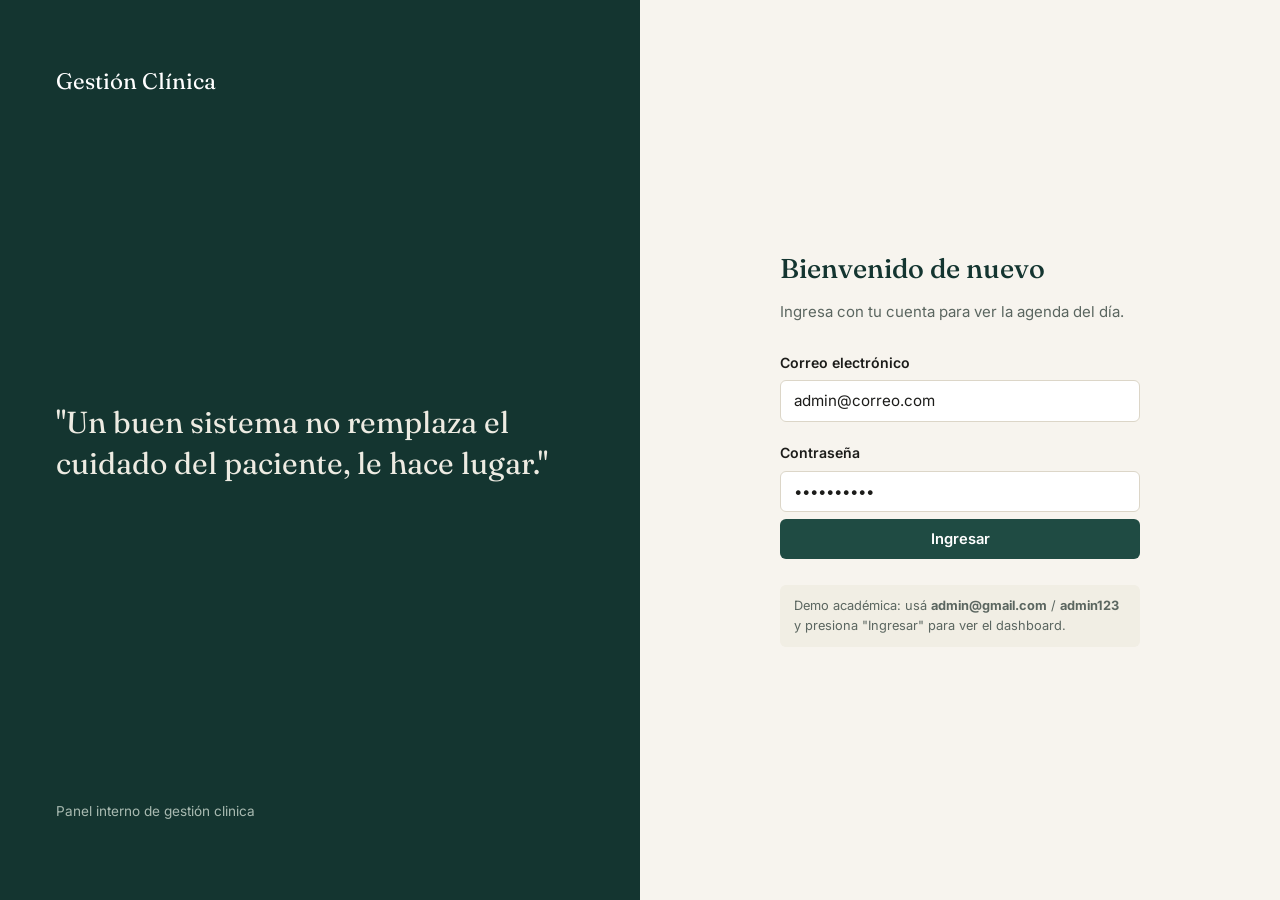
<file: index.html>
<!doctype html>
<html lang="en">
  <head>
    <meta charset="UTF-8" />
    <meta name="viewport" content="width=device-width, initial-scale=1.0" />
    <title>Clinica - Login</title>
    <link rel="stylesheet" href="css/styles.css">

  </head>
  <body>
    <div class="login-pantalla">
      <section class="login-panel-editorial">
        <div class="marca">Gestión Clínica</div>
        <p class="cita">
          "Un buen sistema no remplaza el cuidado del paciente, le hace lugar."
        </p>
        <p class="firma">Panel interno de gestión clinica</p>
      </section>

      <section class="login-panel-formulario">
        <div class="login-caja">
          <h1>Bienvenido de nuevo</h1>
          <p>Ingresa con tu cuenta para ver la agenda del día.</p>

          <form class="formulario" action="dashboard.html" method="">
            <div class="campo">
              <label for="correo">Correo electrónico</label>
              <input
                type="email"
                id="correo"
                name="correo"
                placeholder="nombre@correo.com"
                value="admin@correo.com"
                required
              />
            </div>
            <div class="campo">
              <label for="clave">Contraseña</label>
              <input
                type="password"
                id="clave"
                name="clave"
                placeholder="••••••••"
                value="vitalis123"
                required
              />
              <button
                type="submit"
                class="boton boton-primario"
                style="width: 100%"
              >
                Ingresar
              </button>
            </div>
          </form>
          <div class="nota-credenciales">
            Demo académica: usá <strong>admin@gmail.com</strong> /
            <strong>admin123</strong>
            y presiona "Ingresar" para ver el dashboard.
          </div>
        </div>
      </section>
    </div>
  </body>
</html>
</file>
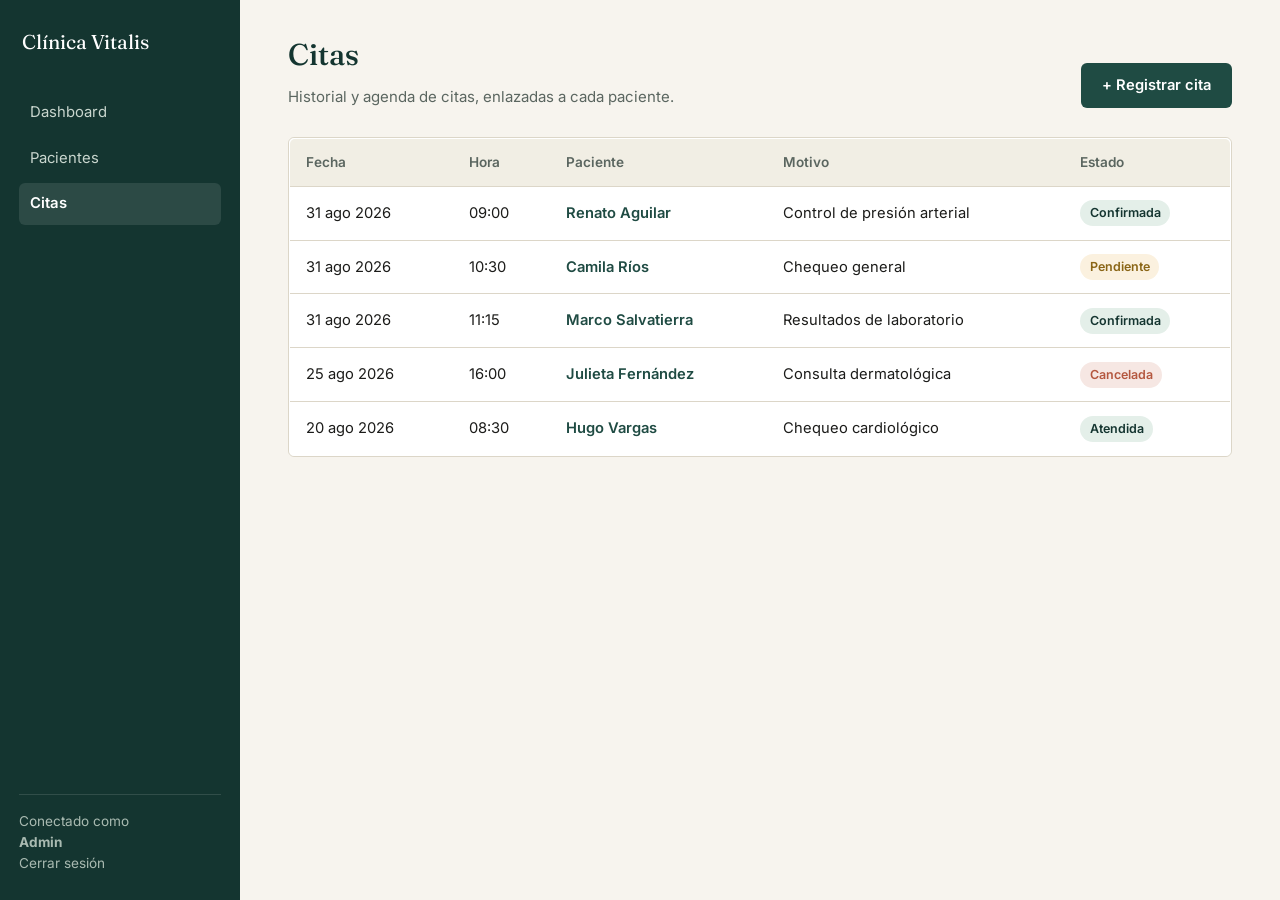
<file: citas.html>
<!DOCTYPE html>
<html lang="es">
<head>
  <meta charset="UTF-8">
  <meta name="viewport" content="width=device-width, initial-scale=1.0">
  <title>Citas — Clínica</title>
  <link rel="stylesheet" href="css/styles.css">
</head>
<body>

  <div class="app">

    <aside class="sidebar">
      <div class="marca">Clínica Vitalis</div>
      <nav>
        <a href="dashboard.html">Dashboard</a>
        <a href="pacientes.html">Pacientes</a>
        <a href="citas.html" class="activo">Citas</a>
      </nav>
      <div class="usuario">
        Conectado como<br><strong>Admin</strong><br>
        <a href="index.html">Cerrar sesión</a>
      </div>
    </aside>

    <main class="contenido">
      <div class="encabezado-pagina">
        <div>
          <h1>Citas</h1>
          <p>Historial y agenda de citas, enlazadas a cada paciente.</p>
        </div>
        <a href="registrar-cita.html" class="boton boton-primario">+ Registrar cita</a>
      </div>

      <div class="tarjeta" style="padding:0;">
        <table>
          <thead>
            <tr>
              <th>Fecha</th>
              <th>Hora</th>
              <th>Paciente</th>
              <th>Motivo</th>
              <th>Estado</th>
            </tr>
          </thead>
          <tbody>
            <tr>
              <td>31 ago 2026</td>
              <td>09:00</td>
              <td><a class="enlace-paciente" href="pacientes.html">Renato Aguilar</a></td>
              <td>Control de presión arterial</td>
              <td><span class="etiqueta-estado estado-activo">Confirmada</span></td>
            </tr>
            <tr>
              <td>31 ago 2026</td>
              <td>10:30</td>
              <td><a class="enlace-paciente" href="pacientes.html">Camila Ríos</a></td>
              <td>Chequeo general</td>
              <td><span class="etiqueta-estado estado-pendiente">Pendiente</span></td>
            </tr>
            <tr>
              <td>31 ago 2026</td>
              <td>11:15</td>
              <td><a class="enlace-paciente" href="pacientes.html">Marco Salvatierra</a></td>
              <td>Resultados de laboratorio</td>
              <td><span class="etiqueta-estado estado-activo">Confirmada</span></td>
            </tr>
            <tr>
              <td>25 ago 2026</td>
              <td>16:00</td>
              <td><a class="enlace-paciente" href="pacientes.html">Julieta Fernández</a></td>
              <td>Consulta dermatológica</td>
              <td><span class="etiqueta-estado estado-cancelado">Cancelada</span></td>
            </tr>
            <tr>
              <td>20 ago 2026</td>
              <td>08:30</td>
              <td><a class="enlace-paciente" href="pacientes.html">Hugo Vargas</a></td>
              <td>Chequeo cardiológico</td>
              <td><span class="etiqueta-estado estado-activo">Atendida</span></td>
            </tr>
          </tbody>
        </table>
      </div>
    </main>
  </div>

</body>
</html>
</file>
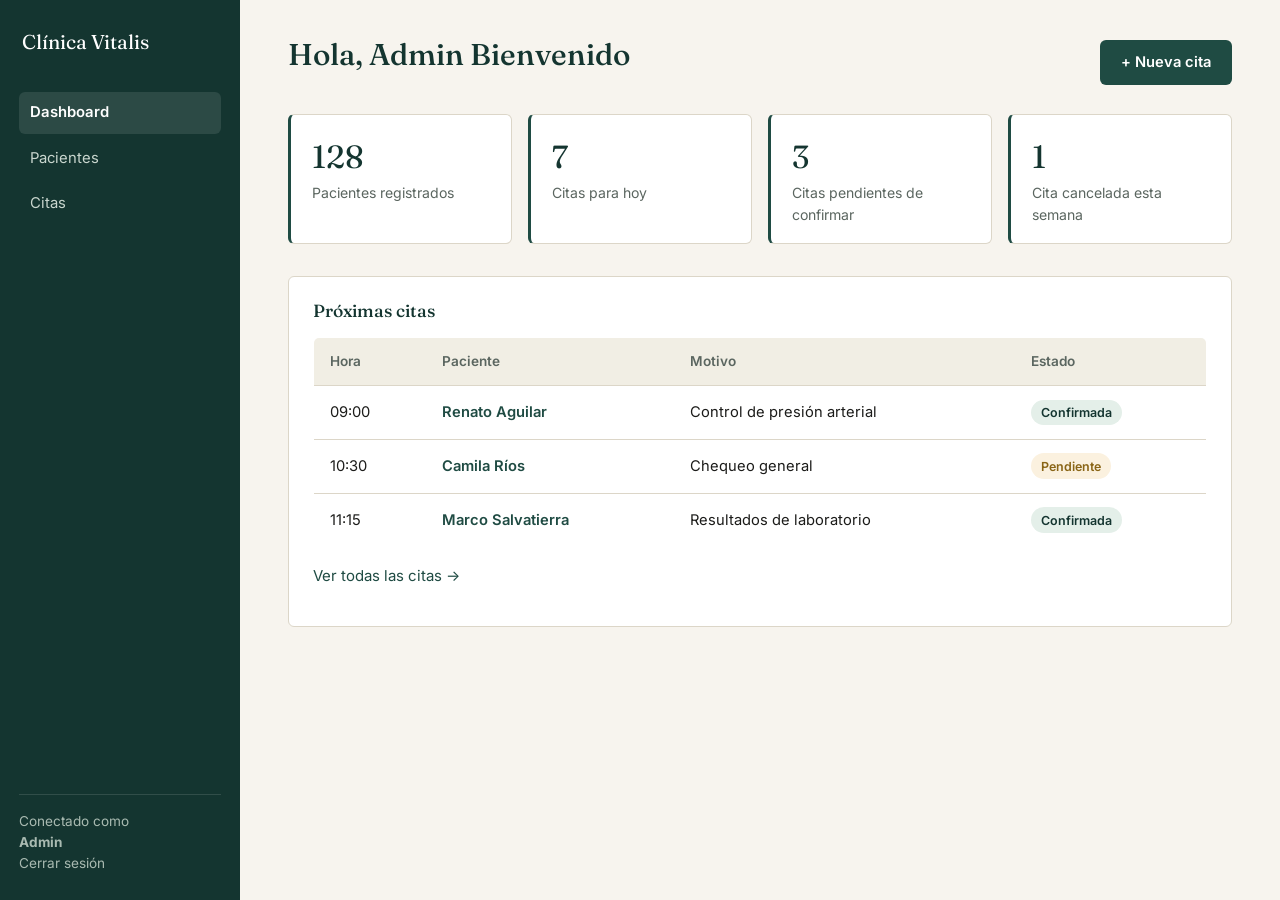
<file: dashboard.html>
<!DOCTYPE html>
<html lang="en">
<head>
    <meta charset="UTF-8">
    <meta name="viewport" content="width=device-width, initial-scale=1.0">
    <title>Dashboard — Clínica</title>
    <link rel="stylesheet" href="css/styles.css">
</head>
<body>
    <div class="app">

    <aside class="sidebar">
      <div class="marca">Clínica Vitalis</div>
      <nav>
        <a href="dashboard.html" class="activo">Dashboard</a>
        <a href="pacientes.html">Pacientes</a>
        <a href="citas.html">Citas</a>
      </nav>
      <div class="usuario">
        Conectado como<br><strong>Admin</strong><br>
        <a href="login.html">Cerrar sesión</a>
      </div>
    </aside>

    <main class="contenido">
      <div class="encabezado-pagina">
        <div>
          <h1>Hola, Admin Bienvenido</h1>
        </div>
        <a href="registrar-cita.html" class="boton boton-primario">+ Nueva cita</a>
      </div>

      <div class="grid-metricas">
        <div class="metrica">
          <div class="valor">128</div>
          <div class="etiqueta">Pacientes registrados</div>
        </div>
        <div class="metrica">
          <div class="valor">7</div>
          <div class="etiqueta">Citas para hoy</div>
        </div>
        <div class="metrica">
          <div class="valor">3</div>
          <div class="etiqueta">Citas pendientes de confirmar</div>
        </div>
        <div class="metrica">
          <div class="valor">1</div>
          <div class="etiqueta">Cita cancelada esta semana</div>
        </div>
      </div>

      <div class="tarjeta">
        <h2 style="font-size:1.1rem; margin-bottom:1rem;">Próximas citas</h2>
        <table>
          <thead>
            <tr>
              <th>Hora</th>
              <th>Paciente</th>
              <th>Motivo</th>
              <th>Estado</th>
            </tr>
          </thead>
          <tbody>
            <tr>
              <td>09:00</td>
              <td><a class="enlace-paciente" href="pacientes.html">Renato Aguilar</a></td>
              <td>Control de presión arterial</td>
              <td><span class="etiqueta-estado estado-activo">Confirmada</span></td>
            </tr>
            <tr>
              <td>10:30</td>
              <td><a class="enlace-paciente" href="pacientes.html">Camila Ríos</a></td>
              <td>Chequeo general</td>
              <td><span class="etiqueta-estado estado-pendiente">Pendiente</span></td>
            </tr>
            <tr>
              <td>11:15</td>
              <td><a class="enlace-paciente" href="pacientes.html">Marco Salvatierra</a></td>
              <td>Resultados de laboratorio</td>
              <td><span class="etiqueta-estado estado-activo">Confirmada</span></td>
            </tr>
          </tbody>
        </table>
        <p style="margin-top:1rem;"><a href="citas.html">Ver todas las citas →</a></p>
      </div>

    </main>
  </div>
</body>
</html>
</file>
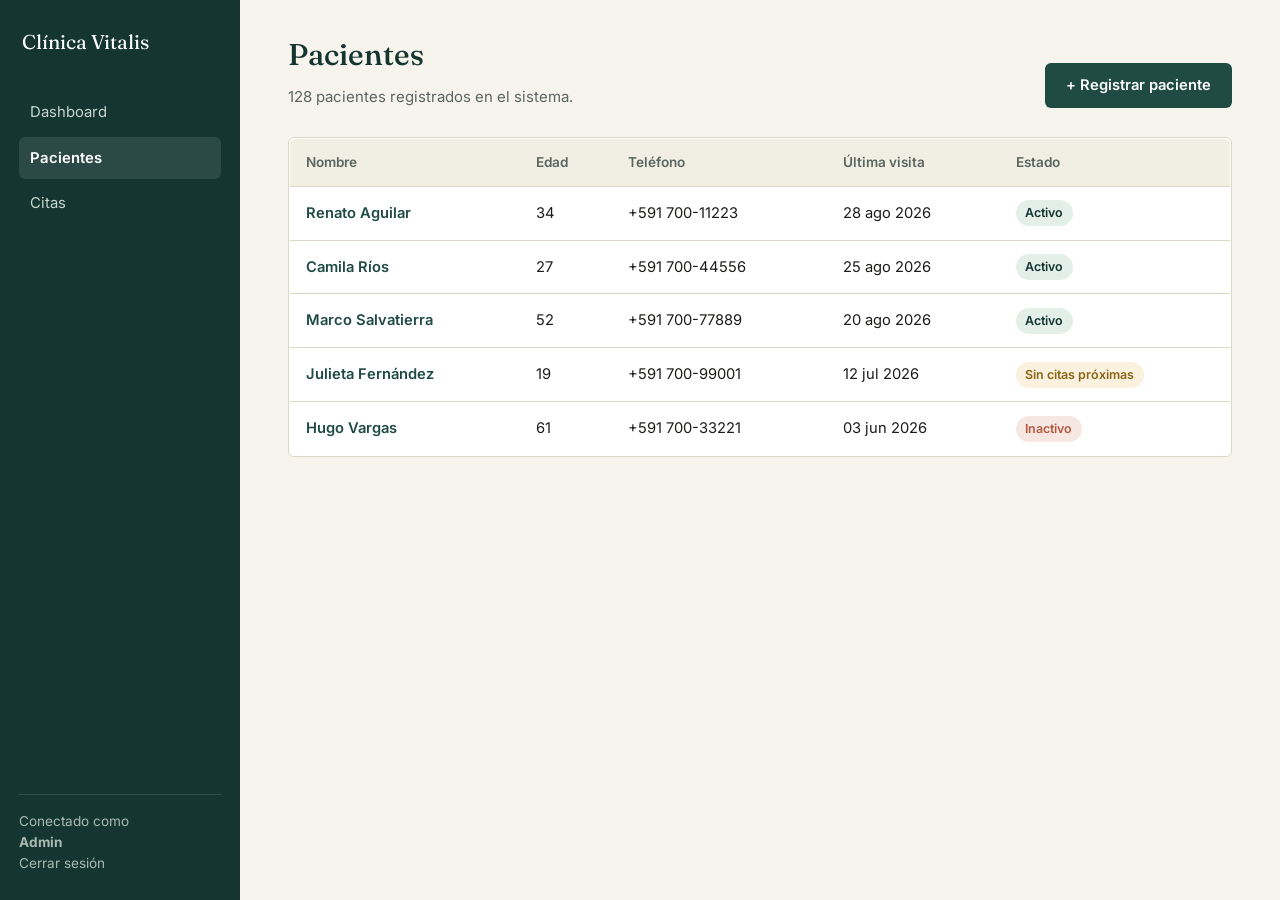
<file: pacientes.html>
<!DOCTYPE html>
<html lang="es">
<head>
  <meta charset="UTF-8">
  <meta name="viewport" content="width=device-width, initial-scale=1.0">
  <title>Pacientes — Clínica </title>
  <link rel="stylesheet" href="css/styles.css">
</head>
<body>

  <div class="app">

    <aside class="sidebar">
      <div class="marca">Clínica Vitalis</div>
      <nav>
        <a href="dashboard.html">Dashboard</a>
        <a href="pacientes.html" class="activo">Pacientes</a>
        <a href="citas.html">Citas</a>
      </nav>
      <div class="usuario">
        Conectado como<br><strong>Admin</strong><br>
        <a href="index.html">Cerrar sesión</a>
      </div>
    </aside>

    <main class="contenido">
      <div class="encabezado-pagina">
        <div>
          <h1>Pacientes</h1>
          <p>128 pacientes registrados en el sistema.</p>
        </div>
        <a href="registrar-paciente.html" class="boton boton-primario">+ Registrar paciente</a>
      </div>

      <div class="tarjeta" style="padding:0;">
        <table>
          <thead>
            <tr>
              <th>Nombre</th>
              <th>Edad</th>
              <th>Teléfono</th>
              <th>Última visita</th>
              <th>Estado</th>
            </tr>
          </thead>
          <tbody>
            <tr>
              <td><a class="enlace-paciente" href="citas.html">Renato Aguilar</a></td>
              <td>34</td>
              <td>+591 700-11223</td>
              <td>28 ago 2026</td>
              <td><span class="etiqueta-estado estado-activo">Activo</span></td>
            </tr>
            <tr>
              <td><a class="enlace-paciente" href="citas.html">Camila Ríos</a></td>
              <td>27</td>
              <td>+591 700-44556</td>
              <td>25 ago 2026</td>
              <td><span class="etiqueta-estado estado-activo">Activo</span></td>
            </tr>
            <tr>
              <td><a class="enlace-paciente" href="citas.html">Marco Salvatierra</a></td>
              <td>52</td>
              <td>+591 700-77889</td>
              <td>20 ago 2026</td>
              <td><span class="etiqueta-estado estado-activo">Activo</span></td>
            </tr>
            <tr>
              <td><a class="enlace-paciente" href="citas.html">Julieta Fernández</a></td>
              <td>19</td>
              <td>+591 700-99001</td>
              <td>12 jul 2026</td>
              <td><span class="etiqueta-estado estado-pendiente">Sin citas próximas</span></td>
            </tr>
            <tr>
              <td><a class="enlace-paciente" href="citas.html">Hugo Vargas</a></td>
              <td>61</td>
              <td>+591 700-33221</td>
              <td>03 jun 2026</td>
              <td><span class="etiqueta-estado estado-cancelado">Inactivo</span></td>
            </tr>
          </tbody>
        </table>
      </div>
    </main>
  </div>

</body>
</html>
</file>
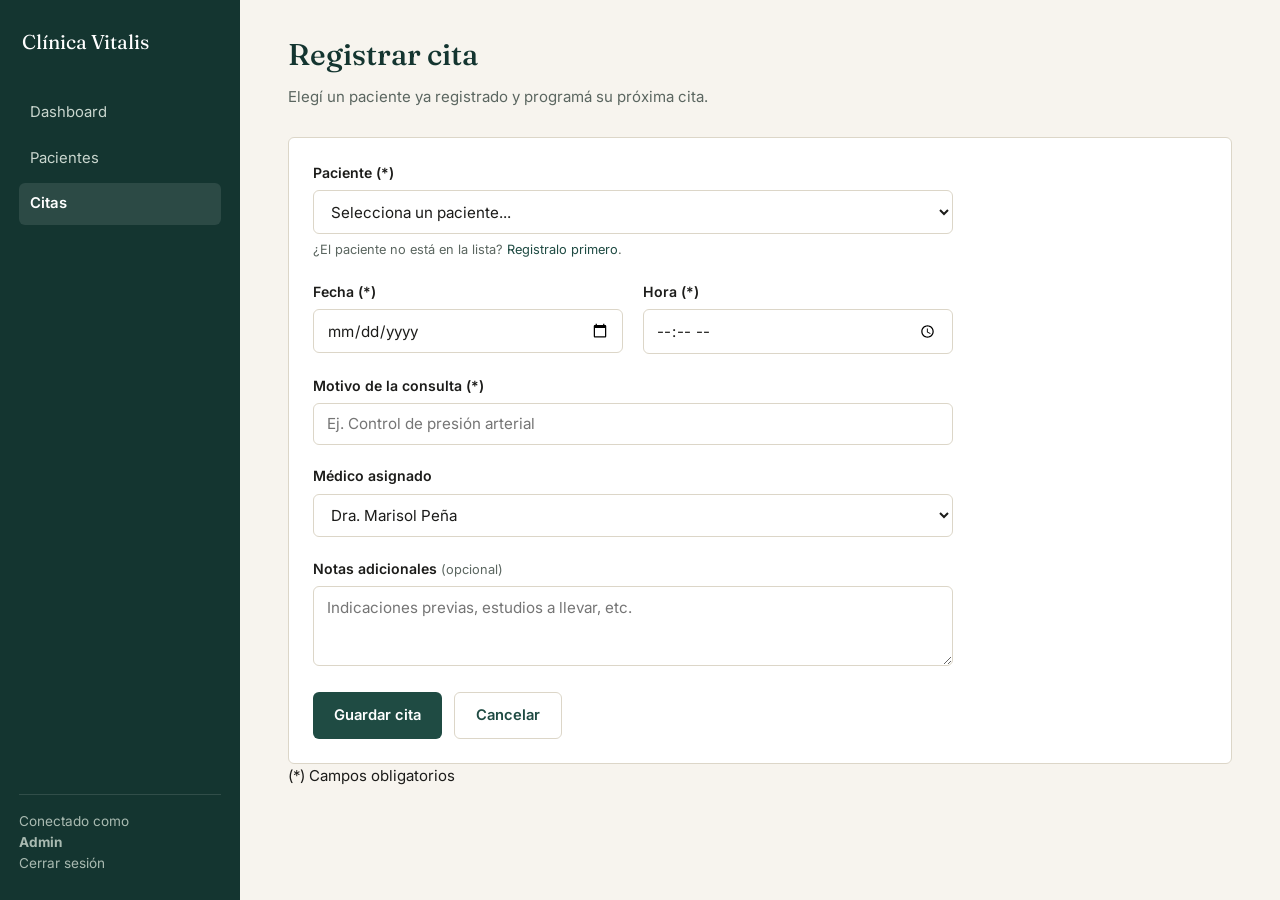
<file: registrar-cita.html>
<!DOCTYPE html>
<html lang="es">
<head>
  <meta charset="UTF-8">
  <meta name="viewport" content="width=device-width, initial-scale=1.0">
  <title>Registrar cita — Clínica</title>
  <link rel="stylesheet" href="css/styles.css">
</head>
<body>

  <div class="app">

    <aside class="sidebar">
      <div class="marca">Clínica Vitalis</div>
      <nav>
        <a href="dashboard.html">Dashboard</a>
        <a href="pacientes.html">Pacientes</a>
        <a href="citas.html" class="activo">Citas</a>
      </nav>
      <div class="usuario">
        Conectado como<br><strong>Admin</strong><br>
        <a href="index.html">Cerrar sesión</a>
      </div>
    </aside>

    <main class="contenido">
      <div class="encabezado-pagina">
        <div>
          <h1>Registrar cita</h1>
          <p>Elegí un paciente ya registrado y programá su próxima cita.</p>
        </div>
      </div>

      <div class="tarjeta">
        <form class="formulario" action="citas.html" method="get">

          <div class="campo">
            <label for="paciente">Paciente (*)</label>
            <select id="paciente" name="paciente" required>
              <option value="">Selecciona un paciente...</option>
              <option>Renato Aguilar</option>
              <option>Camila Ríos</option>
              <option>Marco Salvatierra</option>
              <option>Julieta Fernández</option>
              <option>Hugo Vargas</option>
            </select>
            <span class="ayuda">¿El paciente no está en la lista? <a href="registrar-paciente.html">Registralo primero</a>.</span>
          </div>

          <div class="fila-campos">
            <div class="campo">
              <label for="fecha">Fecha (*)</label>
              <input type="date" id="fecha" name="fecha" required>
            </div>
            <div class="campo">
              <label for="hora">Hora (*)</label>
              <input type="time" id="hora" name="hora" required>
            </div>
          </div>

          <div class="campo">
            <label for="motivo">Motivo de la consulta (*)</label>
            <input type="text" id="motivo" name="motivo" placeholder="Ej. Control de presión arterial" required>
          </div>

          <div class="campo">
            <label for="medico">Médico asignado</label>
            <select id="medico" name="medico">
              <option>Dra. Marisol Peña</option>
              <option>Dr. Ignacio Rojas</option>
              <option>Dra. Belén Suárez</option>
            </select>
          </div>

          <div class="campo">
            <label for="notas">Notas adicionales <span class="ayuda">(opcional)</span></label>
            <textarea id="notas" name="notas" rows="3" placeholder="Indicaciones previas, estudios a llevar, etc."></textarea>
          </div>

          <div class="acciones-formulario">
            <button type="submit" class="boton boton-primario">Guardar cita</button>
            <a href="citas.html" class="boton boton-secundario">Cancelar</a>
          </div>
        </form>
      </div>
      <span class="ayuda">(*) Campos obligatorios</span>
    </main>
  </div>

</body>
</html>
</file>
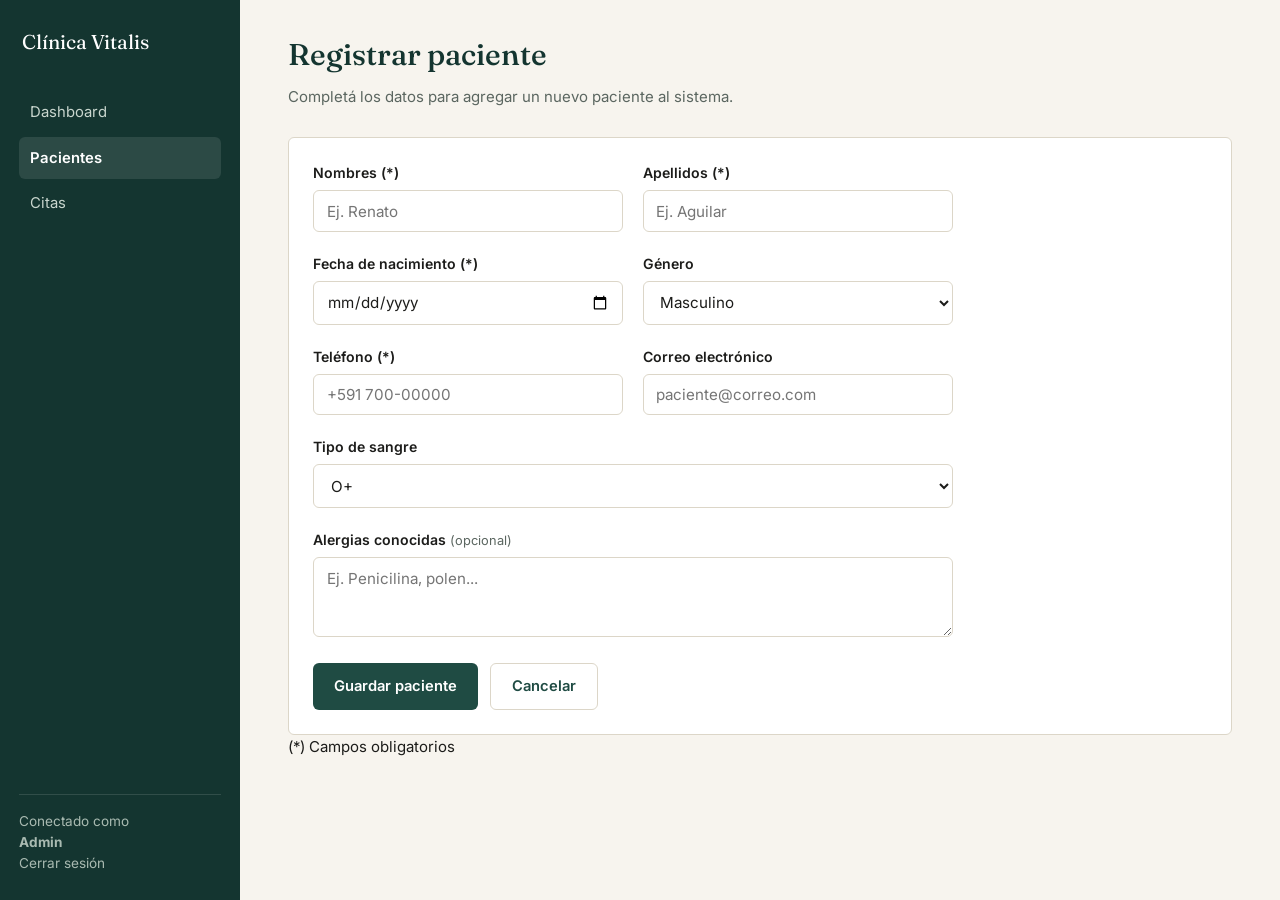
<file: registrar-paciente.html>
<!doctype html>
<html lang="es">
  <head>
    <meta charset="UTF-8" />
    <meta name="viewport" content="width=device-width, initial-scale=1.0" />
    <title>Registrar paciente — Clínica</title>
    <link rel="stylesheet" href="css/styles.css" />
  </head>
  <body>
    <div class="app">
      <aside class="sidebar">
        <div class="marca">Clínica Vitalis</div>
        <nav>
          <a href="dashboard.html">Dashboard</a>
          <a href="pacientes.html" class="activo">Pacientes</a>
          <a href="citas.html">Citas</a>
        </nav>
        <div class="usuario">
          Conectado como<br /><strong>Admin</strong><br />
          <a href="index.html">Cerrar sesión</a>
        </div>
      </aside>

      <main class="contenido">
        <div class="encabezado-pagina">
          <div>
            <h1>Registrar paciente</h1>
            <p>Completá los datos para agregar un nuevo paciente al sistema.</p>
          </div>
        </div>

        <div class="tarjeta">
          <form class="formulario" action="pacientes.html" method="get">
            <div class="fila-campos">
              <div class="campo">
                <label for="nombre">Nombres (*)</label>
                <input
                  type="text"
                  id="nombre"
                  name="nombre"
                  placeholder="Ej. Renato"
                  required
                />
              </div>
              <div class="campo">
                <label for="apellido">Apellidos (*)</label>
                <input
                  type="text"
                  id="apellido"
                  name="apellido"
                  placeholder="Ej. Aguilar"
                  required
                />
              </div>
            </div>

            <div class="fila-campos">
              <div class="campo">
                <label for="fecha-nacimiento">Fecha de nacimiento (*)</label>
                <input
                  type="date"
                  id="fecha-nacimiento"
                  name="fecha-nacimiento"
                  required
                />
              </div>
              <div class="campo">
                <label for="genero">Género</label>
                <select id="genero" name="genero">
                    <option value="masculino">Masculino</option>
                    <option value="femenino">Femenino</option>
                  <option value="otro">Otro / prefiero no decir</option>
                </select>
              </div>
            </div>

            <div class="fila-campos">
              <div class="campo campo-obligatorio">
                <label for="telefono">Teléfono (*)</label>
                <input
                  type="tel"
                  id="telefono"
                  name="telefono"
                  placeholder="+591 700-00000"
                  required
                />
              </div>
              <div class="campo">
                <label for="correo">Correo electrónico</label>
                <input
                  type="email"
                  id="correo"
                  name="correo"
                  placeholder="paciente@correo.com"
                />
              </div>
            </div>

            <div class="campo">
              <label for="tipo-sangre">Tipo de sangre</label>
              <select id="tipo-sangre" name="tipo-sangre">
                <option>O+</option>
                <option>O-</option>
                <option>A+</option>
                <option>A-</option>
                <option>B+</option>
                <option>B-</option>
                <option>AB+</option>
                <option>AB-</option>
              </select>
            </div>

            <div class="campo">
              <label for="alergias"
                >Alergias conocidas <span class="ayuda">(opcional)</span></label
              >
              <textarea
                id="alergias"
                name="alergias"
                rows="3"
                placeholder="Ej. Penicilina, polen..."
              ></textarea>
            </div>

            <div class="acciones-formulario">
              <button type="submit" class="boton boton-primario">
                Guardar paciente
              </button>
              <a href="pacientes.html" class="boton boton-secundario"
                >Cancelar</a
              >
            </div>
          </form>
        </div>
        <span class="ayuda">(*) Campos obligatorios</span>
      </main>
    </div>
  </body>
</html>
</file>
<file: css/styles.css>
/* ============================================================
   Clínica Vitalis — sistema de diseño
   ============================================================ */

@import url('https://fonts.googleapis.com/css2?family=Fraunces:opsz,wght@9..144,400;9..144,500;9..144,600&family=Inter:wght@400;500;600;700&display=swap');

:root {
  --verde-botella: #1F4B43;
  --verde-botella-oscuro: #143530;
  --salvia: #7FA694;
  --papel: #F7F4EE;
  --papel-tarjeta: #FFFFFF;
  --texto: #1C1C1A;
  --texto-suave: #5B6660;
  --linea: #DCD6C8;
  --dorado: #C79A4B;
  --rojo-suave: #B4573F;

  --fuente-display: 'Fraunces', Georgia, serif;
  --fuente-cuerpo: 'Inter', -apple-system, sans-serif;

  --radio: 6px;
  --sombra: 0 1px 2px rgba(28, 28, 26, 0.06), 0 4px 14px rgba(28, 28, 26, 0.05);
}

* { box-sizing: border-box; }

html, body {
  margin: 0;
  padding: 0;
}

body {
  background: var(--papel);
  color: var(--texto);
  font-family: var(--fuente-cuerpo);
  font-size: 15px;
  line-height: 1.55;
}

h1, h2, h3 {
  font-family: var(--fuente-display);
  font-weight: 500;
  color: var(--verde-botella-oscuro);
  margin: 0 0 0.4em 0;
  line-height: 1.15;
}

a { color: var(--verde-botella); text-decoration: none; }
a:hover { text-decoration: underline; }

button, .boton {
  font-family: var(--fuente-cuerpo);
  font-weight: 600;
  font-size: 0.92rem;
  border: none;
  border-radius: var(--radio);
  padding: 0.7rem 1.3rem;
  cursor: pointer;
  transition: background-color 0.15s ease, transform 0.05s ease;
}

button:focus-visible, .boton:focus-visible, a:focus-visible, input:focus-visible, select:focus-visible {
  outline: 2px solid var(--dorado);
  outline-offset: 2px;
}

.boton-primario {
  background: var(--verde-botella);
  color: #fff;
}
.boton-primario:hover { background: var(--verde-botella-oscuro); }
.boton-primario:active { transform: translateY(1px); }

.boton-secundario {
  background: transparent;
  color: var(--verde-botella);
  border: 1px solid var(--linea);
}
.boton-secundario:hover { border-color: var(--verde-botella); }

/* ---------- Layout de app (sidebar + contenido) ---------- */

.app {
  display: grid;
  grid-template-columns: 240px 1fr;
  min-height: 100vh;
}

.sidebar {
  background: var(--verde-botella-oscuro);
  color: #EDEBE2;
  padding: 1.6rem 1.2rem;
  display: flex;
  flex-direction: column;
}

.sidebar .marca {
  font-family: var(--fuente-display);
  font-size: 1.25rem;
  color: #fff;
  margin-bottom: 2.2rem;
  padding-left: 0.2rem;
}

.sidebar nav {
  display: flex;
  flex-direction: column;
  gap: 0.2rem;
  flex: 1;
}

.sidebar nav a {
  color: #C9D6CE;
  padding: 0.6rem 0.7rem;
  border-radius: var(--radio);
  font-size: 0.93rem;
}

.sidebar nav a:hover {
  background: rgba(255,255,255,0.06);
  text-decoration: none;
  color: #fff;
}

.sidebar nav a.activo {
  background: rgba(255,255,255,0.1);
  color: #fff;
  font-weight: 600;
}

.sidebar .usuario {
  border-top: 1px solid rgba(255,255,255,0.12);
  padding-top: 1rem;
  font-size: 0.85rem;
  color: #A9BAB1;
}

.sidebar .usuario a { color: #A9BAB1; }

main.contenido {
  padding: 2.4rem 3rem;
  max-width: 1100px;
}

.encabezado-pagina {
  display: flex;
  justify-content: space-between;
  align-items: flex-end;
  margin-bottom: 1.8rem;
  gap: 1rem;
  flex-wrap: wrap;
}

.encabezado-pagina p {
  color: var(--texto-suave);
  margin: 0.2rem 0 0 0;
}

/* ---------- Tarjetas ---------- */

.tarjeta {
  background: var(--papel-tarjeta);
  border: 1px solid var(--linea);
  border-radius: var(--radio);
  padding: 1.5rem;
}

.grid-metricas {
  display: grid;
  grid-template-columns: repeat(auto-fit, minmax(200px, 1fr));
  gap: 1rem;
  margin-bottom: 2rem;
}

.metrica {
  background: var(--papel-tarjeta);
  border: 1px solid var(--linea);
  border-left: 3px solid var(--verde-botella);
  border-radius: var(--radio);
  padding: 1.1rem 1.3rem;
}

.metrica .valor {
  font-family: var(--fuente-display);
  font-size: 2rem;
  color: var(--verde-botella-oscuro);
}

.metrica .etiqueta {
  color: var(--texto-suave);
  font-size: 0.88rem;
}

/* ---------- Tablas ---------- */

table {
  width: 100%;
  border-collapse: collapse;
  background: var(--papel-tarjeta);
  border: 1px solid var(--linea);
  border-radius: var(--radio);
  overflow: hidden;
}

thead th {
  text-align: left;
  font-family: var(--fuente-cuerpo);
  font-weight: 600;
  font-size: 0.85rem;
  color: var(--texto-suave);
  background: #F1EEE4;
  padding: 0.8rem 1rem;
  border-bottom: 1px solid var(--linea);
}

tbody td {
  padding: 0.85rem 1rem;
  border-bottom: 1px solid var(--linea);
  font-size: 0.92rem;
}

tbody tr:last-child td { border-bottom: none; }
tbody tr:hover { background: #FBFAF6; }

.etiqueta-estado {
  display: inline-block;
  padding: 0.2rem 0.6rem;
  border-radius: 20px;
  font-size: 0.78rem;
  font-weight: 600;
}

.estado-activo { background: #E4EFE9; color: var(--verde-botella-oscuro); }
.estado-pendiente { background: #FBF1DF; color: #8A6516; }
.estado-cancelado { background: #F6E7E3; color: var(--rojo-suave); }

/* ---------- Formularios ---------- */

.formulario {
  max-width: 640px;
}

.campo {
  margin-bottom: 1.3rem;
  display: flex;
  flex-direction: column;
  gap: 0.4rem;
}

.campo label {
  font-size: 0.88rem;
  font-weight: 600;
  color: var(--texto);
}

.campo .ayuda {
  font-size: 0.8rem;
  color: var(--texto-suave);
  font-weight: 400;
}

.fila-campos {
  display: grid;
  grid-template-columns: 1fr 1fr;
  gap: 1.2rem;
}

input, select, textarea {
  font-family: var(--fuente-cuerpo);
  font-size: 0.95rem;
  padding: 0.65rem 0.8rem;
  border: 1px solid var(--linea);
  border-radius: var(--radio);
  background: #fff;
  color: var(--texto);
}

input:focus, select:focus, textarea:focus {
  border-color: var(--verde-botella);
  outline: none;
}

.acciones-formulario {
  display: flex;
  gap: 0.8rem;
  margin-top: 1.6rem;
}

/* ---------- Login ---------- */

.login-pantalla {
  min-height: 100vh;
  display: grid;
  grid-template-columns: 1fr 1fr;
}

.login-panel-editorial {
  background: var(--verde-botella-oscuro);
  color: #EDEBE2;
  padding: 4rem 3.5rem;
  display: flex;
  flex-direction: column;
  justify-content: space-between;
}

.login-panel-editorial .marca {
  font-family: var(--fuente-display);
  font-size: 1.4rem;
  color: #fff;
}

.login-panel-editorial .cita {
  font-family: var(--fuente-display);
  font-size: 1.9rem;
  line-height: 1.35;
  max-width: 26ch;
}

.login-panel-editorial .firma {
  font-size: 0.85rem;
  color: #A9BAB1;
}

.login-panel-formulario {
  display: flex;
  align-items: center;
  justify-content: center;
  padding: 2rem;
}

.login-caja {
  width: 100%;
  max-width: 360px;
}

.login-caja h1 {
  font-size: 1.7rem;
}

.login-caja > p {
  color: var(--texto-suave);
  margin-bottom: 1.8rem;
}

.login-pie {
  margin-top: 1.4rem;
  font-size: 0.85rem;
  color: var(--texto-suave);
  text-align: center;
}

.nota-credenciales {
  margin-top: 1.6rem;
  font-size: 0.8rem;
  color: var(--texto-suave);
  background: #F1EEE4;
  border-radius: var(--radio);
  padding: 0.7rem 0.9rem;
}

/* ---------- Utilidades ---------- */

.enlace-paciente {
  font-weight: 600;
}

.barra-superior-movil { display: none; }

@media (max-width: 860px) {
  .app { grid-template-columns: 1fr; }
  .sidebar { display: none; }
  main.contenido { padding: 1.6rem; }
  .login-pantalla { grid-template-columns: 1fr; }
  .login-panel-editorial { display: none; }
  .fila-campos { grid-template-columns: 1fr; }
}
</file>
